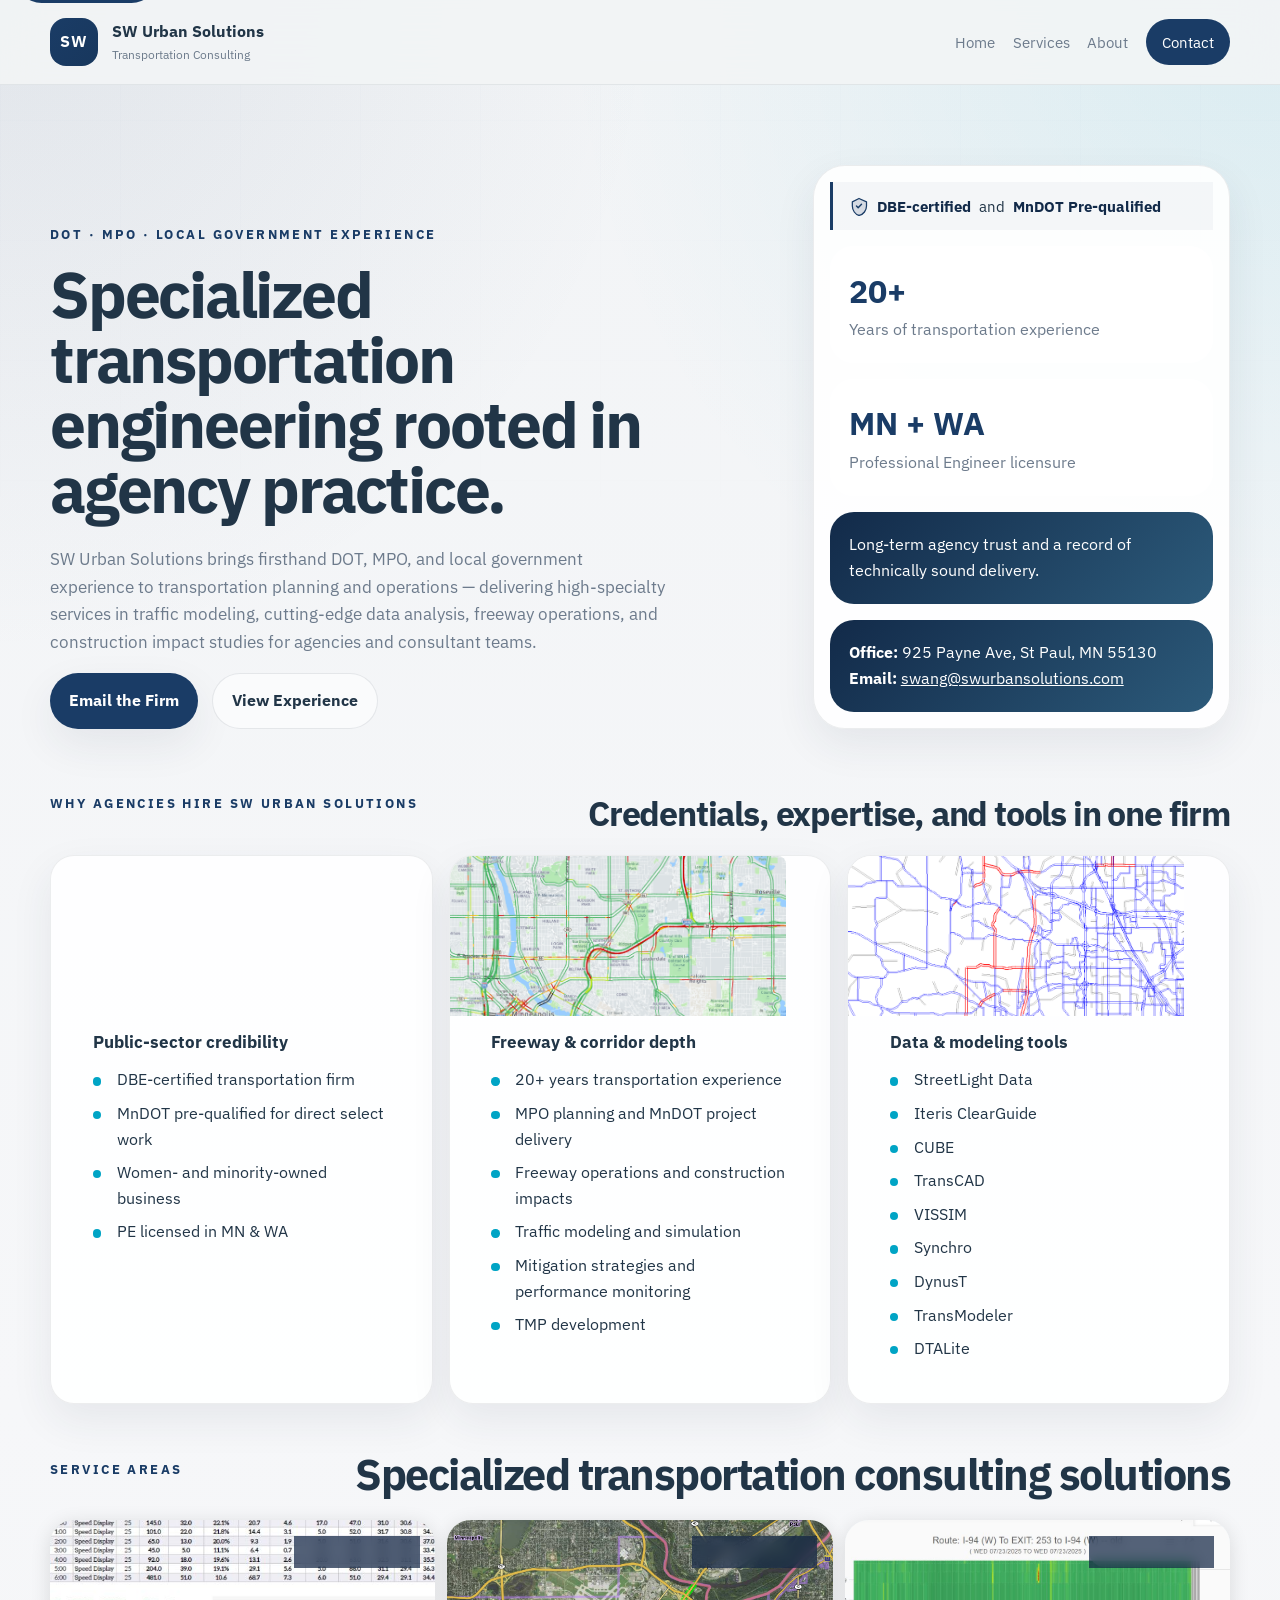
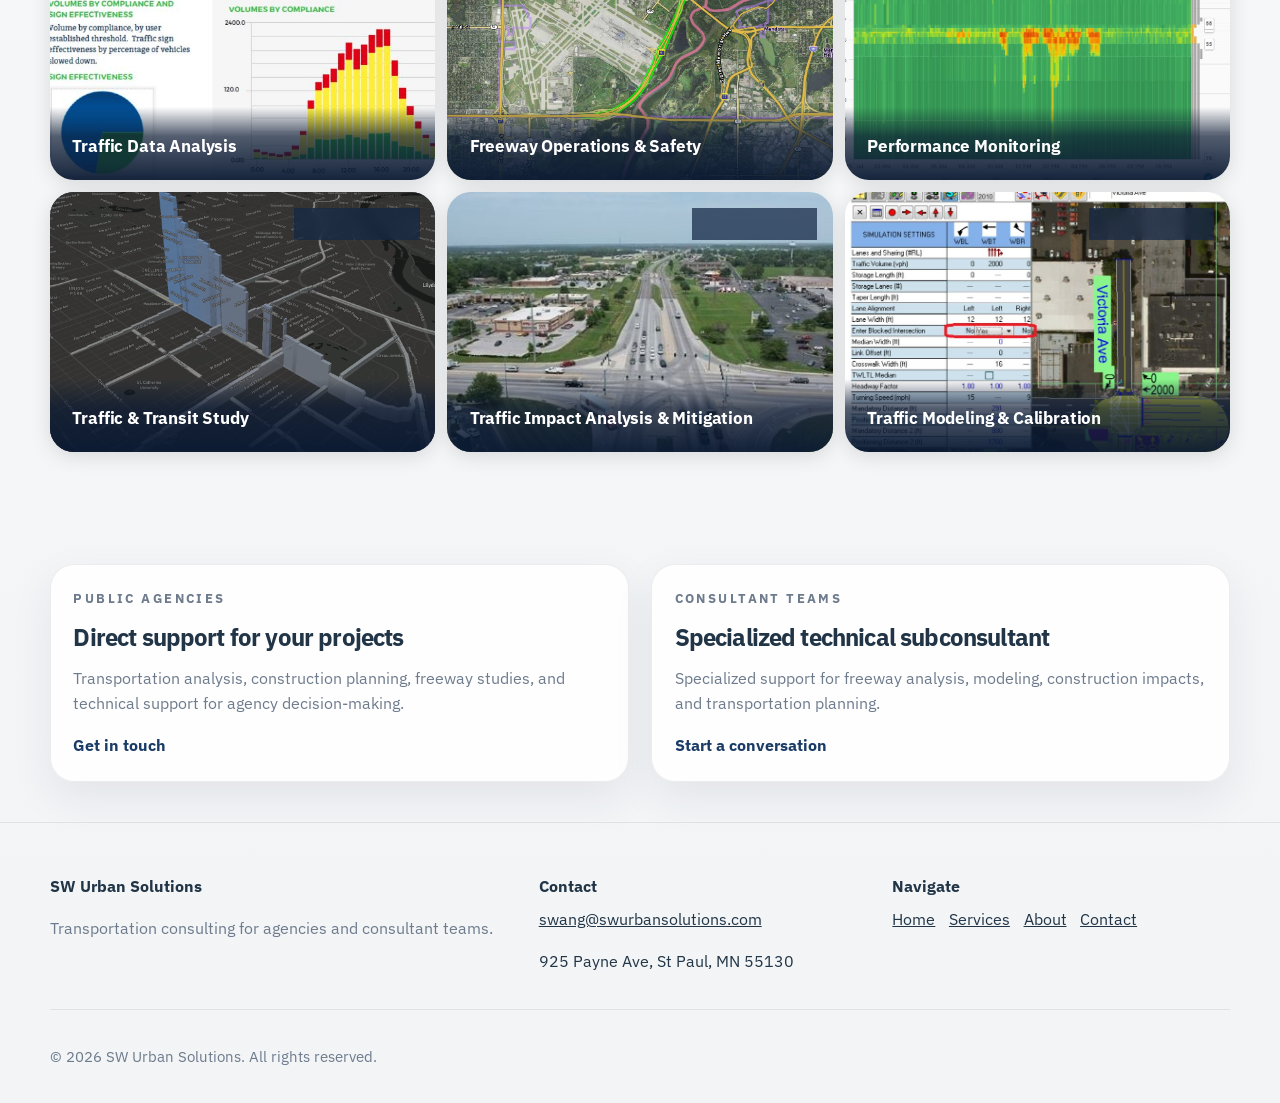
<file: index.html>
<!DOCTYPE html>
<html lang="en">
<head>
  <meta charset="UTF-8">
  <meta name="viewport" content="width=device-width, initial-scale=1.0">
  <title>SW Urban Solutions | Transportation Consulting</title>
  <meta
    name="description"
    content="SW Urban Solutions is a Minnesota-based DBE-certified transportation consulting firm supporting agencies and prime consultants with freeway analysis, construction impact studies, transportation modeling, and project development."
  >
  <link rel="preconnect" href="https://fonts.googleapis.com">
  <link rel="preconnect" href="https://fonts.gstatic.com" crossorigin>
  <link href="https://fonts.googleapis.com/css2?family=IBM+Plex+Sans:wght@400;500;600;700&display=swap" rel="stylesheet">
  <link rel="stylesheet" href="styles.css">
  <script type="application/ld+json">
  {
    "@context": "https://schema.org",
    "@type": "Organization",
    "name": "SW Urban Solutions",
    "description": "Transportation consulting firm supporting public agencies and prime consultants with freeway analysis, transportation modeling, and construction impact analysis.",
    "areaServed": "Minnesota",
    "email": "swang@swurbansolutions.com",
    "address": {
      "@type": "PostalAddress",
      "addressRegion": "MN",
      "addressCountry": "US"
    }
  }
  </script>
</head>
<body>
  <a class="skip-link" href="#main">Skip to content</a>

  <header class="site-header">
    <div class="container topbar">
      <a class="brand" href="index.html" aria-label="SW Urban Solutions home">
        <span class="brand-mark">SW</span>
        <span class="brand-text">
          <strong>SW Urban Solutions</strong>
          <small>Transportation Consulting</small>
        </span>
      </a>

      <button class="menu-toggle" type="button" aria-expanded="false" aria-controls="site-nav">
        <span></span>
        <span></span>
        <span></span>
        <span class="sr-only">Toggle navigation</span>
      </button>

      <nav id="site-nav" class="site-nav" aria-label="Primary">
        <a href="#home">Home</a>
        <a href="#services">Services</a>
        <a href="#experience">About</a>
        <a href="#contact" class="nav-cta">Contact</a>
      </nav>
    </div>
  </header>

  <main id="main">
    <section class="hero" id="home">
      <div class="container hero-grid">
        <div class="hero-copy">
          <p class="eyebrow">DOT · MPO · Local government experience</p>
          <h1>Specialized transportation engineering rooted in agency practice.</h1>
          <p class="hero-lead">
            SW Urban Solutions brings firsthand DOT, MPO, and local government experience to
            transportation planning and operations — delivering high-specialty services in traffic
            modeling, cutting-edge data analysis, freeway operations, and construction impact studies
            for agencies and consultant teams.
          </p>
          <div class="hero-actions">
            <a class="button button-primary" href="#footer-contact">Email the Firm</a>
            <a class="button button-secondary" href="#experience">View Experience</a>
          </div>
        </div>

        <aside class="hero-panel" aria-label="Firm highlights">
          <div class="credential-statement">
            <p>
              <svg class="cert-icon" aria-hidden="true" width="20" height="20" viewBox="0 0 24 24" fill="none" xmlns="http://www.w3.org/2000/svg">
                <path d="M12 3L4 7v5c0 5.25 3.5 10.15 8 11.35C17.5 22.15 21 17.25 21 12V7L12 3z" fill="rgba(26,60,102,0.15)" stroke="#1A3C66" stroke-width="1.5" stroke-linejoin="round"/>
                <path d="M9 12l2 2 4-4" stroke="#1A3C66" stroke-width="1.75" stroke-linecap="round" stroke-linejoin="round"/>
              </svg>
              <strong>DBE-certified</strong> and <strong>MnDOT Pre-qualified</strong>
            </p>
          </div>
          <div class="stat-card">
            <span class="stat-value">20+</span>
            <span class="stat-label">Years of transportation experience</span>
          </div>
          <div class="stat-card">
            <span class="stat-value">MN + WA</span>
            <span class="stat-label">Professional Engineer licensure</span>
          </div>
          <div class="quote-card">
            <p>Long-term agency trust and a record of technically sound delivery.</p>
          </div>
          <div class="quote-card">
            <p><strong>Office:</strong> 925 Payne Ave, St Paul, MN 55130</p>
            <p><strong>Email:</strong> <a href="mailto:swang@swurbansolutions.com">swang@swurbansolutions.com</a></p>
          </div>
        </aside>
      </div>
    </section>

    <section class="trust-band" id="experience">
      <div class="container">
        <div class="section-heading">
          <p class="section-label">Why agencies hire SW Urban Solutions</p>
          <h2 style="font-size: clamp(1.1rem, 3.2vw, 2.1rem); white-space: nowrap;">Credentials, expertise, and tools in one firm</h2>
        </div>
        <div class="pillars-inline">
          <article>
            <span class="pillar-visual" style="background-image: url('https://loremflickr.com/600/300/government,civic?lock=201');"></span>
            <div class="pillar-body">
              <h3>Public-sector credibility</h3>
              <ul class="check-list">
                <li>DBE-certified transportation firm</li>
                <li>MnDOT pre-qualified for direct select work</li>
                <li>Women- and minority-owned business</li>
                <li>PE licensed in MN &amp; WA</li>
              </ul>
            </div>
          </article>
          <article>
            <span class="pillar-visual" style="background-image: url('assets/projects/th280-case.png'); background-color: #e8f0e8;"></span>
            <div class="pillar-body">
              <h3>Freeway &amp; corridor depth</h3>
              <ul class="check-list">
                <li>20+ years transportation experience</li>
                <li>MPO planning and MnDOT project delivery</li>
                <li>Freeway operations and construction impacts</li>
                <li>Traffic modeling and simulation</li>
                <li>Mitigation strategies and performance monitoring</li>
                <li>TMP development</li>
              </ul>
            </div>
          </article>
          <article>
            <span class="pillar-visual" style="background-image: url('assets/projects/modeling-notes.png'); background-color: #f0f4fa;"></span>
            <div class="pillar-body">
              <h3>Data &amp; modeling tools</h3>
              <ul class="check-list">
                <li>StreetLight Data</li>
                <li>Iteris ClearGuide</li>
                <li>CUBE</li>
                <li>TransCAD</li>
                <li>VISSIM</li>
                <li>Synchro</li>
                <li>DynusT</li>
                <li>TransModeler</li>
                <li>DTALite</li>
              </ul>
            </div>
          </article>
        </div>
      </div>
    </section>

    <section class="section visual-section" id="services">
      <div class="container">
        <div class="section-heading">
          <p class="section-label">Service areas</p>
          <h2>Specialized transportation consulting solutions</h2>
        </div>
        <div class="service-grid-visual service-grid-six">
          <article class="service-grid-card" data-service="traffic-data" role="button" tabindex="0" aria-haspopup="dialog">
            <div class="service-grid-image" style="background-image: url('assets/projects/data-analysis.jpg'); background-color: #dce8e0;"></div>
            <h3>Traffic Data Analysis</h3>
            <span class="card-cta-hint">View projects →</span>
          </article>
          <article class="service-grid-card" data-service="freeway-ops" role="button" tabindex="0" aria-haspopup="dialog">
            <div class="service-grid-image" style="background-image: url('assets/projects/th5-category.png'); background-color: #d8e4d0;"></div>
            <h3>Freeway Operations &amp; Safety</h3>
            <span class="card-cta-hint">View projects →</span>
          </article>
          <article class="service-grid-card" data-service="performance" role="button" tabindex="0" aria-haspopup="dialog">
            <div class="service-grid-image" style="background-image: url('assets/projects/performance.jpg'); background-color: #e8eff5;"></div>
            <h3>Performance Monitoring</h3>
            <span class="card-cta-hint">View projects →</span>
          </article>
          <article class="service-grid-card" data-service="transit-study" role="button" tabindex="0" aria-haspopup="dialog">
            <div class="service-grid-image" style="background-image: url('assets/projects/snelling-category.png'); background-color: #1a2535;"></div>
            <h3>Traffic &amp; Transit Study</h3>
            <span class="card-cta-hint">View projects →</span>
          </article>
          <article class="service-grid-card" data-service="impact-mitigation" role="button" tabindex="0" aria-haspopup="dialog">
            <div class="service-grid-image" style="background-image: url('assets/projects/traffic-impact.jpg'); background-color: #dce8e0;"></div>
            <h3>Traffic Impact Analysis &amp; Mitigation</h3>
            <span class="card-cta-hint">View projects →</span>
          </article>
          <article class="service-grid-card" data-service="modeling" role="button" tabindex="0" aria-haspopup="dialog">
            <div class="service-grid-image" style="background-image: url('assets/projects/synchro.jpg'); background-color: #f0f4fa;"></div>
            <h3>Traffic Modeling &amp; Calibration</h3>
            <span class="card-cta-hint">View projects →</span>
          </article>
        </div>
      </div>
    </section>

    <section class="section" id="contact">
      <div class="container audience-grid">
        <article class="audience-card">
          <p class="section-label">Public agencies</p>
          <h2>Direct support for your projects</h2>
          <p>Transportation analysis, construction planning, freeway studies, and technical support for agency decision-making.</p>
          <a class="text-link" href="#footer-contact">Get in touch</a>
        </article>
        <article class="audience-card">
          <p class="section-label">Consultant teams</p>
          <h2>Specialized technical subconsultant</h2>
          <p>Specialized support for freeway analysis, modeling, construction impacts, and transportation planning.</p>
          <a class="text-link" href="#footer-contact">Start a conversation</a>
        </article>
      </div>
    </section>
  </main>

  <footer class="site-footer" id="footer-contact">
    <div class="container footer-grid">
      <div>
        <p class="footer-brand">SW Urban Solutions</p>
        <p class="footer-copy">Transportation consulting for agencies and consultant teams.</p>
      </div>
      <div>
        <p class="footer-heading">Contact</p>
        <a href="mailto:swang@swurbansolutions.com">swang@swurbansolutions.com</a>
        <p>925 Payne Ave, St Paul, MN 55130</p>
      </div>
      <div>
        <p class="footer-heading">Navigate</p>
        <div class="footer-links">
          <a href="#home">Home</a>
          <a href="#services">Services</a>
          <a href="#experience">About</a>
          <a href="#footer-contact">Contact</a>
        </div>
      </div>
    </div>
    <div class="container footer-bottom">
      <p>&copy; <span data-year></span> SW Urban Solutions. All rights reserved.</p>
    </div>
  </footer>

  <div class="modal-overlay" id="service-modal" aria-modal="true" role="dialog" aria-labelledby="modal-title" hidden>
    <div class="modal-panel">
      <button class="modal-close" id="modal-close" aria-label="Close panel">
        <svg width="20" height="20" viewBox="0 0 24 24" fill="none" stroke="currentColor" stroke-width="2.2" stroke-linecap="round"><line x1="18" y1="6" x2="6" y2="18"/><line x1="6" y1="6" x2="18" y2="18"/></svg>
      </button>
      <div class="modal-hero-img" id="modal-hero-img"></div>
      <div class="modal-content">
        <p class="section-label" id="modal-label"></p>
        <h2 id="modal-title"></h2>
        <div class="modal-featured" id="modal-featured"></div>
        <div class="modal-project-list">
          <p class="section-label">All projects in this area</p>
          <ul id="modal-projects"></ul>
        </div>
      </div>
    </div>
  </div>

  <script src="script.js"></script>
</body>
</html>
</file>
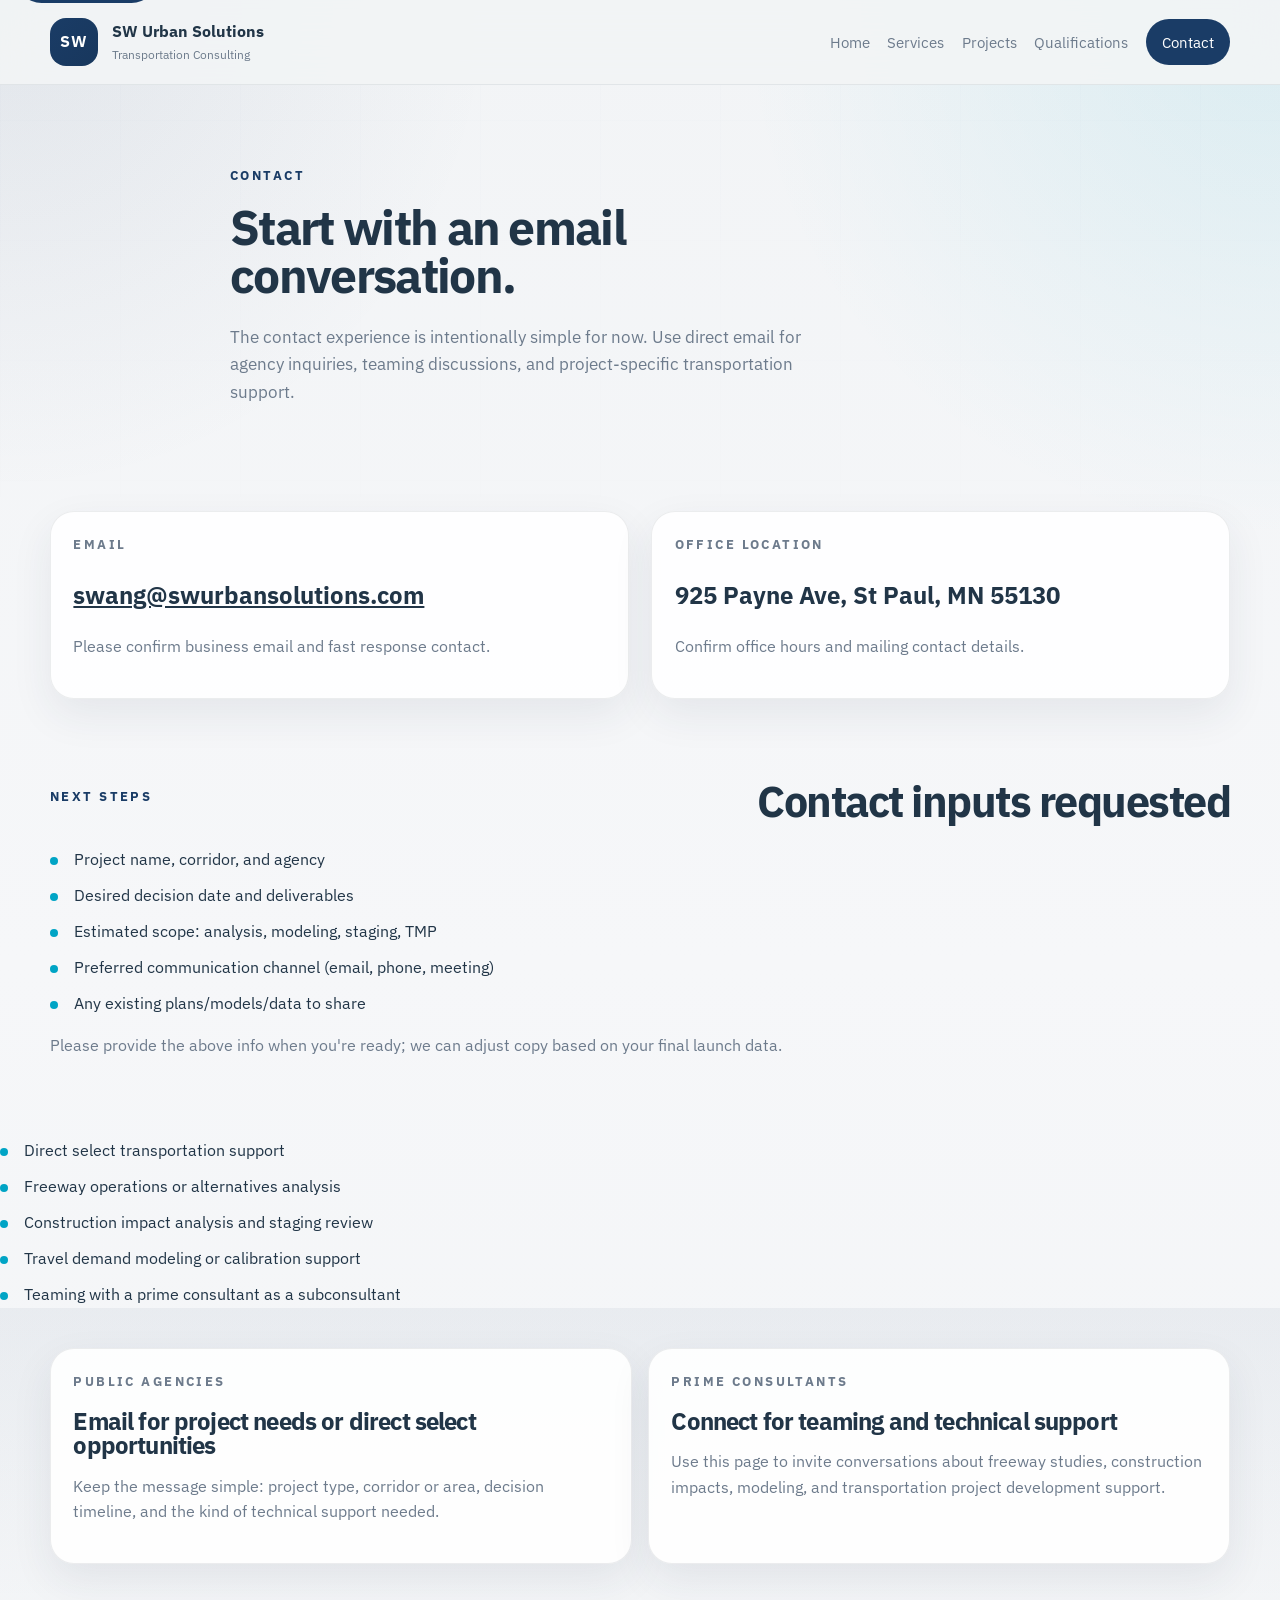
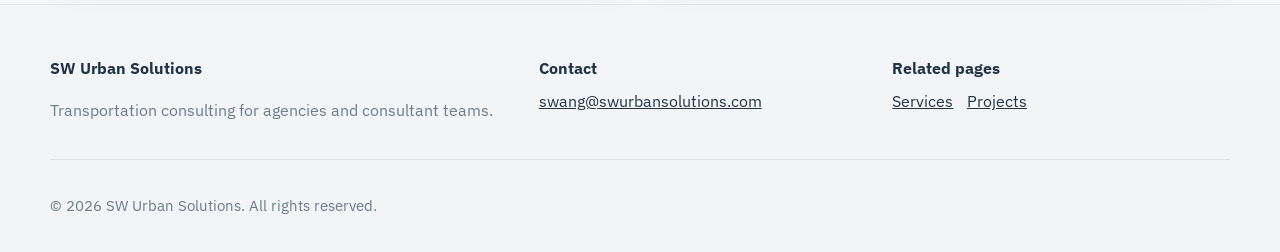
<file: contact.html>
<!DOCTYPE html>
<html lang="en">
<head>
  <meta charset="UTF-8">
  <meta name="viewport" content="width=device-width, initial-scale=1.0">
  <title>Contact | SW Urban Solutions</title>
  <meta
    name="description"
    content="Contact SW Urban Solutions for transportation consulting support related to freeway analysis, construction impact studies, and transportation modeling."
  >
  <link rel="preconnect" href="https://fonts.googleapis.com">
  <link rel="preconnect" href="https://fonts.gstatic.com" crossorigin>
  <link href="https://fonts.googleapis.com/css2?family=IBM+Plex+Sans:wght@400;500;600;700&display=swap" rel="stylesheet">
  <link rel="stylesheet" href="styles.css">
</head>
<body>
  <a class="skip-link" href="#main">Skip to content</a>

  <header class="site-header">
    <div class="container topbar">
      <a class="brand" href="index.html" aria-label="SW Urban Solutions home">
        <span class="brand-mark">SW</span>
        <span class="brand-text">
          <strong>SW Urban Solutions</strong>
          <small>Transportation Consulting</small>
        </span>
      </a>

      <button class="menu-toggle" type="button" aria-expanded="false" aria-controls="site-nav">
        <span></span>
        <span></span>
        <span></span>
        <span class="sr-only">Toggle navigation</span>
      </button>

      <nav id="site-nav" class="site-nav" aria-label="Primary">
        <a href="index.html">Home</a>
        <a href="services.html">Services</a>
        <a href="projects.html">Projects</a>
        <a href="qualifications.html">Qualifications</a>
        <a href="contact.html" class="nav-cta">Contact</a>
      </nav>
    </div>
  </header>

  <main id="main">
    <section class="page-hero">
      <div class="container narrow">
        <p class="eyebrow">Contact</p>
        <h1>Start with an email conversation.</h1>
        <p class="page-lead">
          The contact experience is intentionally simple for now. Use direct email for agency inquiries, teaming discussions,
          and project-specific transportation support.
        </p>
      </div>
    </section>

    <section class="section">
      <div class="container contact-grid">
        <article class="contact-panel">
          <p class="section-label">Email</p>
          <h2><a href="mailto:swang@swurbansolutions.com">swang@swurbansolutions.com</a></h2>
          <p class="section-note">Please confirm business email and fast response contact.</p>
        </article>
        <article class="contact-panel">
          <p class="section-label">Office location</p>
          <h2>925 Payne Ave, St Paul, MN 55130</h2>
          <p class="section-note">Confirm office hours and mailing contact details.</p>
        </article>
      </div>
    </section>

    <section class="section">
      <div class="container">
        <div class="section-heading">
          <p class="section-label">Next steps</p>
          <h2>Contact inputs requested</h2>
        </div>
        <ul class="check-list">
          <li>Project name, corridor, and agency</li>
          <li>Desired decision date and deliverables</li>
          <li>Estimated scope: analysis, modeling, staging, TMP</li>
          <li>Preferred communication channel (email, phone, meeting)</li>
          <li>Any existing plans/models/data to share</li>
        </ul>
        <p class="section-note">Please provide the above info when you're ready; we can adjust copy based on your final launch data.</p>
      </div>
    </section>          <ul class="check-list">
            <li>Direct select transportation support</li>
            <li>Freeway operations or alternatives analysis</li>
            <li>Construction impact analysis and staging review</li>
            <li>Travel demand modeling or calibration support</li>
            <li>Teaming with a prime consultant as a subconsultant</li>
          </ul>
        </article>
      </div>
    </section>

    <section class="section section-accent">
      <div class="container card-grid card-grid-two">
        <article class="audience-card">
          <p class="section-label">Public agencies</p>
          <h2>Email for project needs or direct select opportunities</h2>
          <p>Keep the message simple: project type, corridor or area, decision timeline, and the kind of technical support needed.</p>
        </article>
        <article class="audience-card">
          <p class="section-label">Prime consultants</p>
          <h2>Connect for teaming and technical support</h2>
          <p>Use this page to invite conversations about freeway studies, construction impacts, modeling, and transportation project development support.</p>
        </article>
      </div>
    </section>
  </main>

  <footer class="site-footer">
    <div class="container footer-grid">
      <div>
        <p class="footer-brand">SW Urban Solutions</p>
        <p class="footer-copy">Transportation consulting for agencies and consultant teams.</p>
      </div>
      <div>
        <p class="footer-heading">Contact</p>
        <a href="mailto:swang@swurbansolutions.com">swang@swurbansolutions.com</a>
      </div>
      <div>
        <p class="footer-heading">Related pages</p>
        <div class="footer-links">
          <a href="services.html">Services</a>
          <a href="projects.html">Projects</a>
        </div>
      </div>
    </div>
    <div class="container footer-bottom">
      <p>&copy; <span data-year></span> SW Urban Solutions. All rights reserved.</p>
    </div>
  </footer>

  <script src="script.js"></script>
</body>
</html>
</file>
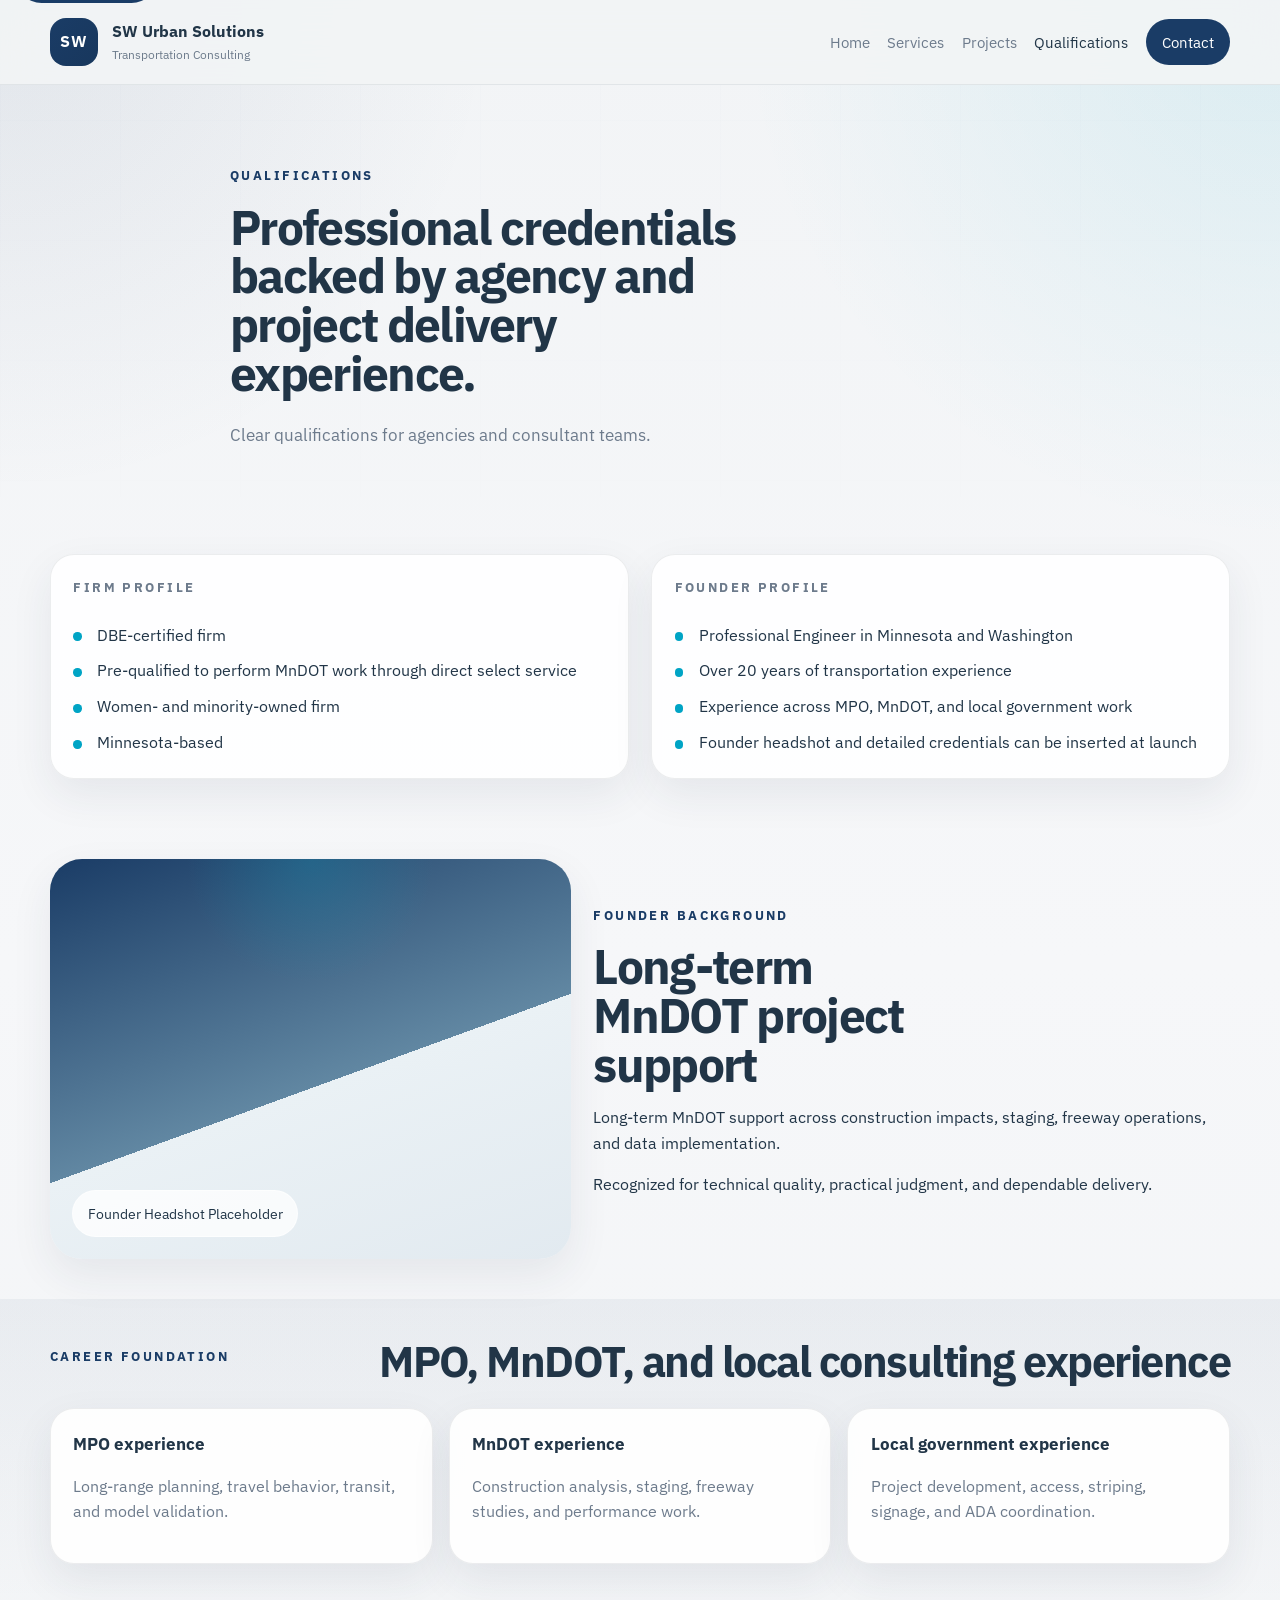
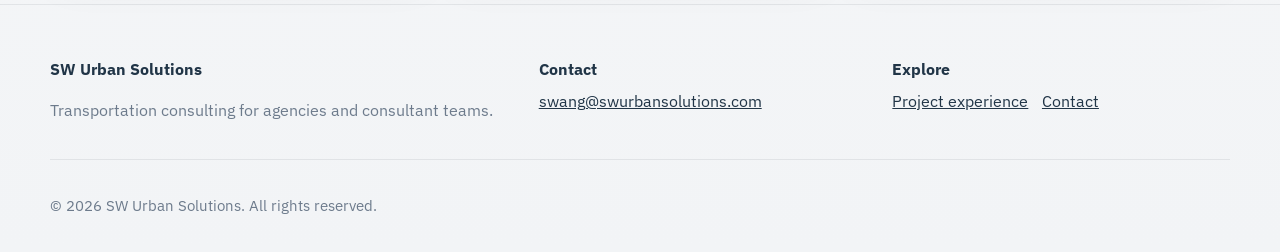
<file: qualifications.html>
<!DOCTYPE html>
<html lang="en">
<head>
  <meta charset="UTF-8">
  <meta name="viewport" content="width=device-width, initial-scale=1.0">
  <title>Qualifications | SW Urban Solutions</title>
  <meta
    name="description"
    content="Qualifications and founder background for SW Urban Solutions, including DBE certification, MnDOT pre-qualification, PE licensure, and transportation consulting experience."
  >
  <link rel="preconnect" href="https://fonts.googleapis.com">
  <link rel="preconnect" href="https://fonts.gstatic.com" crossorigin>
  <link href="https://fonts.googleapis.com/css2?family=IBM+Plex+Sans:wght@400;500;600;700&display=swap" rel="stylesheet">
  <link rel="stylesheet" href="styles.css">
</head>
<body>
  <a class="skip-link" href="#main">Skip to content</a>

  <header class="site-header">
    <div class="container topbar">
      <a class="brand" href="index.html" aria-label="SW Urban Solutions home">
        <span class="brand-mark">SW</span>
        <span class="brand-text">
          <strong>SW Urban Solutions</strong>
          <small>Transportation Consulting</small>
        </span>
      </a>

      <button class="menu-toggle" type="button" aria-expanded="false" aria-controls="site-nav">
        <span></span>
        <span></span>
        <span></span>
        <span class="sr-only">Toggle navigation</span>
      </button>

      <nav id="site-nav" class="site-nav" aria-label="Primary">
        <a href="index.html">Home</a>
        <a href="services.html">Services</a>
        <a href="projects.html">Projects</a>
        <a href="qualifications.html">Qualifications</a>
        <a href="contact.html" class="nav-cta">Contact</a>
      </nav>
    </div>
  </header>

  <main id="main">
    <section class="page-hero">
      <div class="container narrow">
        <p class="eyebrow">Qualifications</p>
        <h1>Professional credentials backed by agency and project delivery experience.</h1>
        <p class="page-lead">
          Clear qualifications for agencies and consultant teams.
        </p>
      </div>
    </section>

    <section class="section">
      <div class="container qualification-grid">
        <article class="qualification-card">
          <p class="section-label">Firm profile</p>
          <ul class="check-list">
            <li>DBE-certified firm</li>
            <li>Pre-qualified to perform MnDOT work through direct select service</li>
            <li>Women- and minority-owned firm</li>
            <li>Minnesota-based</li>
          </ul>
        </article>
        <article class="qualification-card">
          <p class="section-label">Founder profile</p>
          <ul class="check-list">
            <li>Professional Engineer in Minnesota and Washington</li>
            <li>Over 20 years of transportation experience</li>
            <li>Experience across MPO, MnDOT, and local government work</li>
            <li>Founder headshot and detailed credentials can be inserted at launch</li>
          </ul>
        </article>
      </div>
    </section>

    <section class="section founder-section">
      <div class="container founder-grid">
        <div class="portrait-panel" aria-label="Founder headshot placeholder">
          <div class="portrait-frame">
            <span>Founder Headshot Placeholder</span>
          </div>
        </div>
        <div class="founder-copy">
          <p class="section-label">Founder background</p>
          <h2>Long-term MnDOT project support</h2>
          <p>
            Long-term MnDOT support across construction impacts, staging, freeway operations, and data implementation.
          </p>
          <p>
            Recognized for technical quality, practical judgment, and dependable delivery.
          </p>
        </div>
      </div>
    </section>

    <section class="section section-accent">
      <div class="container">
        <div class="section-heading">
          <p class="section-label">Career foundation</p>
          <h2>MPO, MnDOT, and local consulting experience</h2>
        </div>
        <div class="card-grid card-grid-three">
          <article class="service-card">
            <h3>MPO experience</h3>
            <p>Long-range planning, travel behavior, transit, and model validation.</p>
          </article>
          <article class="service-card">
            <h3>MnDOT experience</h3>
            <p>Construction analysis, staging, freeway studies, and performance work.</p>
          </article>
          <article class="service-card">
            <h3>Local government experience</h3>
            <p>Project development, access, striping, signage, and ADA coordination.</p>
          </article>
        </div>
      </div>
    </section>
  </main>

  <footer class="site-footer">
    <div class="container footer-grid">
      <div>
        <p class="footer-brand">SW Urban Solutions</p>
        <p class="footer-copy">Transportation consulting for agencies and consultant teams.</p>
      </div>
      <div>
        <p class="footer-heading">Contact</p>
        <a href="mailto:swang@swurbansolutions.com">swang@swurbansolutions.com</a>
      </div>
      <div>
        <p class="footer-heading">Explore</p>
        <div class="footer-links">
          <a href="projects.html">Project experience</a>
          <a href="contact.html">Contact</a>
        </div>
      </div>
    </div>
    <div class="container footer-bottom">
      <p>&copy; <span data-year></span> SW Urban Solutions. All rights reserved.</p>
    </div>
  </footer>

  <script src="script.js"></script>
</body>
</html>
</file>
<file: styles.css>
:root {
  --bg: #F6F7F9;
  --bg-top: #F2F4F6;
  --bg-mid: #F6F7F9;
  --bg-bottom: #F2F4F6;
  --surface: #ffffff;
  --surface-strong: #ffffff;
  --text: #213547;
  --muted: #6D7B8C;
  --line: rgba(33, 53, 71, 0.1);
  --brand: #1A3C66;
  --brand-strong: #122A49;
  --brand-grad-end: #18375D;
  --accent: #00A4C5;
  --halo-a: rgba(0, 164, 197, 0.1);
  --halo-b: rgba(29, 58, 102, 0.08);
  --grid-line: rgba(26, 60, 102, 0.022);
  --header-bg: rgba(242, 244, 246, 0.9);
  --header-border: rgba(33, 53, 71, 0.08);
  --tag-bg: rgba(255, 255, 255, 0.72);
  --tag-line: rgba(33, 53, 71, 0.08);
  --method-bg: rgba(26, 60, 102, 0.08);
  --method-line: rgba(26, 60, 102, 0.1);
  --quote-grad-end: #2C5A7A;
  --section-accent-from: rgba(26, 60, 102, 0.055);
  --pill-index-bg: rgba(26, 60, 102, 0.08);
  --visual-bg: rgba(255, 255, 255, 0.84);
  --visual-border: rgba(33, 53, 71, 0.08);
  --portrait-halo: rgba(0, 164, 197, 0.22);
  --portrait-start: #1A3C66;
  --portrait-mid: #6187A2;
  --portrait-end-top: #EAF1F5;
  --portrait-end-bottom: #E2EAF0;
  --shadow: 0 16px 42px rgba(33, 53, 71, 0.08);
  --radius: 24px;
  --max-width: 1180px;
  --cta: #1A3C66;
  --cta-alt: #E48B36;
  --secondary-text: #567087;
  --info-badge: #4CAEBB;
  --info-badge-strong: #2C5A7A;
}


*,
*::before,
*::after {
  box-sizing: border-box;
}

html {
  scroll-behavior: smooth;
}

body {
  margin: 0;
  font-family: "IBM Plex Sans", sans-serif;
  color: var(--text);
  background:
    radial-gradient(circle at top right, var(--halo-a), transparent 24%),
    radial-gradient(circle at top left, var(--halo-b), transparent 22%),
    linear-gradient(180deg, var(--bg-top) 0%, var(--bg-mid) 52%, var(--bg-bottom) 100%);
  line-height: 1.6;
}

body::before {
  content: "";
  position: fixed;
  inset: 0;
  pointer-events: none;
  background-image:
    linear-gradient(var(--grid-line) 1px, transparent 1px),
    linear-gradient(90deg, var(--grid-line) 1px, transparent 1px);
  background-size: 120px 120px;
  mask-image: linear-gradient(180deg, rgba(0, 0, 0, 0.4), transparent 70%);
}

a {
  color: inherit;
}

.container {
  width: min(calc(100% - 2rem), var(--max-width));
  margin: 0 auto;
}

.narrow {
  width: min(calc(100% - 2rem), 820px);
}

.skip-link,
.sr-only {
  position: absolute;
}

.skip-link {
  left: 1rem;
  top: -3rem;
  background: var(--brand);
  color: #fff;
  padding: 0.8rem 1rem;
  border-radius: 999px;
  z-index: 100;
}

.skip-link:focus {
  top: 1rem;
}

.sr-only {
  width: 1px;
  height: 1px;
  padding: 0;
  margin: -1px;
  overflow: hidden;
  clip: rect(0, 0, 0, 0);
  white-space: nowrap;
  border: 0;
}

.site-header {
  position: sticky;
  top: 0;
  z-index: 30;
  backdrop-filter: blur(18px);
  background: var(--header-bg);
  border-bottom: 1px solid var(--header-border);
}

.topbar {
  display: flex;
  align-items: center;
  justify-content: space-between;
  gap: 1.5rem;
  min-height: 84px;
}

.brand {
  display: inline-flex;
  align-items: center;
  gap: 0.9rem;
  text-decoration: none;
}

.brand-mark {
  width: 48px;
  height: 48px;
  border-radius: 16px;
  display: grid;
  place-items: center;
  background: linear-gradient(135deg, var(--brand), var(--brand-grad-end));
  color: #fff;
  font-weight: 800;
  letter-spacing: 0.08em;
}

.brand-text {
  display: grid;
  gap: 0.08rem;
}

.brand-text strong {
  font-size: 0.98rem;
}

.brand-text small {
  color: var(--muted);
  font-size: 0.78rem;
}

.site-nav {
  display: flex;
  align-items: center;
  gap: 1.1rem;
}

.site-nav a {
  text-decoration: none;
  color: var(--muted);
  font-size: 0.96rem;
  padding: 0.4rem 0;
  transition: color 160ms ease;
}

.site-nav a:hover,
.site-nav a:focus-visible,
.site-nav a.is-active {
  color: var(--text);
}

.nav-cta {
  padding: 0.7rem 1rem !important;
  border-radius: 999px;
  background: var(--cta);
  color: #fff !important;
}

.nav-cta.alt,
.btn-alt {
  background: var(--cta-alt);
  color: #fff !important;
}

.text-secondary {
  color: var(--secondary-text);
}

.badge-info {
  background: var(--info-badge);
  color: #fff;
  border-radius: 999px;
  padding: 0.22rem 0.5rem;
  font-size: 0.8rem;
  font-weight: 700;
}

.badge-info-strong {
  background: var(--info-badge-strong);
  color: #fff;
  border-radius: 999px;
  padding: 0.22rem 0.5rem;
  font-size: 0.8rem;
  font-weight: 700;
}

.menu-toggle {
  display: none;
  border: 0;
  background: transparent;
  padding: 0.35rem;
  cursor: pointer;
}

.menu-toggle span {
  display: block;
  width: 24px;
  height: 2px;
  margin: 5px 0;
  background: var(--text);
}

.hero,
.page-hero {
  padding: 5rem 0 3rem;
}

.hero-grid {
  display: grid;
  grid-template-columns: minmax(0, 1.4fr) minmax(280px, 0.8fr);
  gap: 2rem;
  align-items: end;
}

.hero-copy h1,
.page-hero h1,
.section-heading h2,
.audience-card h2,
.founder-copy h2,
.trust-grid h2 {
  margin: 0;
  font-family: "IBM Plex Sans", sans-serif;
  font-weight: 700;
  line-height: 1.02;
  letter-spacing: -0.035em;
}

.heading-break {
  display: inline;
}

.hero-copy h1 {
  font-size: clamp(2.3rem, 5vw, 4rem);
  max-width: 18ch;
}

.page-hero h1 {
  font-size: clamp(2rem, 4.2vw, 3rem);
  max-width: 18ch;
}

.hero-lead,
.page-lead {
  max-width: 62ch;
  color: var(--muted);
  font-size: 1.08rem;
  margin-top: 1.4rem;
}

.eyebrow,
.section-label {
  margin: 0 0 1rem;
  color: var(--brand);
  font-size: 0.84rem;
  font-weight: 700;
  text-transform: uppercase;
  letter-spacing: 0.18em;
}

.hero-actions,
.footer-links {
  display: flex;
  flex-wrap: wrap;
  gap: 0.85rem;
}

.button {
  display: inline-flex;
  align-items: center;
  justify-content: center;
  min-height: 50px;
  padding: 0.9rem 1.2rem;
  border-radius: 999px;
  text-decoration: none;
  font-weight: 700;
  transition: transform 180ms ease, box-shadow 180ms ease;
}

.button:hover,
.button:focus-visible {
  transform: translateY(-1px);
}

.button-primary {
  background: var(--cta);
  color: #fff;
  box-shadow: var(--shadow);
}

.button-secondary {
  border: 1px solid var(--line);
  background: rgba(255, 255, 255, 0.56);
}

.text-link {
  color: var(--brand);
  text-decoration: none;
  font-weight: 700;
}

.hero-trust,
.check-list,
.methods-row {
  list-style: none;
  padding: 0;
  margin: 1.5rem 0 0;
}

.hero-trust {
  display: flex;
  flex-wrap: wrap;
  gap: 0.6rem;
}

.hero-trust span {
  display: inline-block;
  padding: 0.25rem 0.5rem;
  margin: 0;
  border-radius: 4px;
  background: transparent;
  border: 1px solid rgba(33, 53, 71, 0.2);
  color: var(--brand-strong);
  font-weight: 600;
  cursor: default;
}

.methods-row {
  display: flex;
  flex-wrap: wrap;
  gap: 0.7rem;
  margin-top: 1.1rem;
}

.hero-trust li {
  padding: 0.55rem 0.85rem;
  border-radius: 999px;
  background: var(--tag-bg);
  border: 1px solid var(--tag-line);
  font-size: 0.92rem;
}

.methods-row li {
  padding: 0.5rem 0.82rem;
  border-radius: 999px;
  background: var(--method-bg);
  border: 1px solid var(--method-line);
  color: var(--brand-strong);
  font-size: 0.88rem;
  font-weight: 600;
}

.hero-panel,
.service-card,
.pillar-card,
.project-feature,
.audience-card,
.project-card,
.service-detail,
.qualification-card,
.contact-panel,
.pillars-inline article {
  background: rgba(255, 255, 255, 0.9);
  border: 1px solid rgba(23, 32, 43, 0.08);
  box-shadow: var(--shadow);
}

.hero-panel {
  border-radius: 32px;
  padding: 1rem;
  display: grid;
  gap: 1rem;
}

.credential-statement {
  padding: 0.8rem 1rem;
  border-left: 3px solid var(--brand);
  background: rgba(26, 60, 102, 0.04);
  font-size: 0.95rem;
  line-height: 1.5;
}

.credential-statement p {
  margin: 0;
  color: var(--text);
  display: flex;
  align-items: center;
  gap: 0.5rem;
}

.cert-icon {
  flex-shrink: 0;
}

.credential-statement strong {
  color: var(--brand-strong);
  font-weight: 700;
}


.stat-card,
.quote-card {
  border-radius: var(--radius);
  padding: 1.2rem 1.2rem 1.3rem;
  background: #ffffff;
}

.stat-value {
  display: block;
  font-size: 2rem;
  color: var(--brand);
  font-weight: 800;
}

.stat-label {
  color: var(--muted);
}

.quote-card {
  background: linear-gradient(135deg, var(--brand-strong), var(--quote-grad-end));
  color: #fff;
}

.quote-card p {
  margin: 0;
  font-size: 1.02rem;
}

.trust-band {
  padding: 1rem 0 2rem;
}

.trust-grid,
.founder-grid,
.audience-grid,
.contact-grid,
.qualification-grid {
  display: grid;
  gap: 1.4rem;
}

.trust-grid {
  grid-template-columns: minmax(0, 0.9fr) minmax(0, 1.1fr);
  align-items: start;
}

.pillars-inline article {
  position: relative;
  padding-left: 0;
  overflow: hidden;
  display: flex;
  flex-direction: column;
}

.pillar-visual {
  width: 100%;
  height: 160px;
  background-size: cover;
  background-position: center;
  border-radius: 8px 8px 0 0;
  margin: -1.4rem -1.4rem 0.8rem -1.4rem;
}

.pillar-body {
  padding: 0 1.2rem 1.2rem;
}

.pillars-inline h3 {
  margin: 0.8rem 0 0.6rem 0;
}

.service-list {
  display: grid;
  grid-template-columns: repeat(auto-fit, minmax(280px, 1fr));
  gap: 1.5rem;
}

.service-list article {
  border-radius: var(--radius);
  overflow: hidden;
  background: rgba(255, 255, 255, 0.9);
  border: 1px solid rgba(23, 32, 43, 0.08);
  box-shadow: var(--shadow);
  display: flex;
  flex-direction: column;
}

.service-visual {
  width: 100%;
  height: 180px;
  overflow: hidden;
}

.service-visual img {
  width: 100%;
  height: 100%;
  object-fit: cover;
  display: block;
}

.service-list article h3 {
  margin: 1rem 1.2rem 0.5rem;
  font-size: 1.02rem;
}

.service-list article p {
  margin: 0 1.2rem 1.2rem;
  font-size: 0.9rem;
  line-height: 1.5;
}

.service-grid-visual {
  display: grid;
  grid-template-columns: repeat(auto-fit, minmax(240px, 1fr));
  gap: 0.75rem;
  margin-bottom: 2rem;
}

.service-grid-six {
  grid-template-columns: repeat(3, 1fr);
}

@media (max-width: 860px) {
  .service-grid-six {
    grid-template-columns: repeat(2, 1fr);
  }
}

@media (max-width: 540px) {
  .service-grid-six {
    grid-template-columns: 1fr;
  }
}

.service-grid-card {
  position: relative;
  overflow: hidden;
  border-radius: var(--radius);
  min-height: 260px;
  display: flex;
  align-items: flex-end;
  cursor: pointer;
  transition: transform 0.3s ease, box-shadow 0.3s ease;
  box-shadow: 0 4px 20px rgba(0,0,0,0.12);
}

.service-grid-card:hover {
  transform: translateY(-4px);
  box-shadow: 0 12px 36px rgba(0,0,0,0.18);
}

.service-grid-image {
  position: absolute;
  top: 0;
  left: 0;
  width: 100%;
  height: 100%;
  background-size: cover;
  background-position: center;
  background-repeat: no-repeat;
  z-index: 1;
}

.service-grid-card h3 {
  position: relative;
  z-index: 2;
  color: white;
  margin: 0;
  padding: 1.8rem 1.4rem 1.4rem;
  font-size: 1.05rem;
  font-weight: 700;
  line-height: 1.3;
  background: linear-gradient(to top, rgba(10, 25, 50, 0.95) 0%, rgba(10, 25, 50, 0.7) 60%, transparent 100%);
  width: 100%;
  letter-spacing: -0.01em;
}

.pillars-inline {
  display: grid;
  grid-template-columns: repeat(3, minmax(0, 1fr));
  gap: 1rem;
}

.pillars-inline article,
.service-card,
.project-feature,
.audience-card,
.service-detail,
.qualification-card,
.contact-panel,
.project-card {
  border-radius: var(--radius);
  padding: 1.4rem;
}

.service-list article {
  padding: 0 !important;
}

.pillars-inline h3,
.service-card h3,
.project-feature h3,
.pillar-card h3,
.service-detail h3,
.qualification-card h3 {
  margin: 0 0 0.55rem;
  font-size: 1.05rem;
}

.pillars-inline p,
.service-card p,
.project-feature p,
.audience-card p,
.service-detail p,
.qualification-card p,
.contact-panel p,
.footer-copy,
.footer-note,
.section-note,
.project-card p {
  color: var(--muted);
}

.section {
  padding: 2.5rem 0;
}

.section-accent {
  background: linear-gradient(180deg, var(--section-accent-from), rgba(255, 255, 255, 0));
}

.section-heading {
  display: flex;
  align-items: end;
  justify-content: space-between;
  gap: 1rem;
  margin-bottom: 1.5rem;
}

.section-heading-left {
  align-items: start;
  justify-content: flex-start;
  flex-direction: column;
}

.section-heading-left h2 {
  max-width: none;
}

.section-heading h2,
.trust-grid h2 {
  font-size: clamp(1.8rem, 3.6vw, 2.7rem);
  max-width: 42ch;
}

.card-grid {
  display: grid;
  gap: 1rem;
}

.card-grid-three {
  grid-template-columns: repeat(3, minmax(0, 1fr));
}

.card-grid-two,
.audience-grid,
.contact-grid,
.qualification-grid {
  grid-template-columns: repeat(2, minmax(0, 1fr));
}

.pillar-stack {
  display: grid;
  gap: 1rem;
}

.pillar-card {
  display: grid;
  grid-template-columns: 64px 1fr;
  gap: 1rem;
  align-items: start;
  border-radius: var(--radius);
  padding: 1.3rem 1.4rem;
}

.pillar-index {
  display: inline-grid;
  place-items: center;
  width: 56px;
  height: 56px;
  border-radius: 18px;
  background: var(--pill-index-bg);
  color: var(--brand);
  font-weight: 800;
}

.project-feature-grid,
.project-listing,
.service-list {
  display: grid;
  gap: 1rem;
}

.project-feature-grid {
  grid-template-columns: repeat(2, minmax(0, 1fr));
}

.project-meta,
.project-sp {
  margin: 0;
}

.project-meta {
  color: var(--brand);
  font-size: 0.86rem;
  font-weight: 700;
  text-transform: uppercase;
  letter-spacing: 0.12em;
}

.project-sp {
  color: var(--accent);
  font-weight: 700;
}

.portrait-panel {
  position: relative;
}

.portrait-frame {
  min-height: 400px;
  border-radius: 32px;
  display: grid;
  place-items: end start;
  padding: 1.4rem;
  background:
    radial-gradient(circle at top, var(--portrait-halo), transparent 26%),
    linear-gradient(160deg, var(--portrait-start), var(--portrait-mid) 55%, var(--portrait-end-top) 55%, var(--portrait-end-bottom) 100%);
  box-shadow: var(--shadow);
}

.portrait-frame span {
  display: inline-flex;
  padding: 0.7rem 0.9rem;
  border-radius: 999px;
  background: rgba(255, 255, 255, 0.76);
  border: 1px solid rgba(255, 255, 255, 0.6);
  font-size: 0.9rem;
}

.founder-grid {
  grid-template-columns: minmax(280px, 0.9fr) minmax(0, 1.1fr);
  align-items: center;
}

.founder-copy h2 {
  font-size: clamp(1.9rem, 4vw, 3rem);
  max-width: 13ch;
}

.tool-grid {
  display: flex;
  flex-wrap: wrap;
  gap: 0.8rem;
}

.tool-grid span {
  padding: 0.7rem 0.95rem;
  border-radius: 999px;
  background: rgba(255, 255, 255, 0.72);
  border: 1px solid var(--line);
}

.service-list {
  grid-template-columns: repeat(2, minmax(0, 1fr));
}

.project-listing {
  grid-template-columns: repeat(3, minmax(0, 1fr));
}

.project-listing-two {
  grid-template-columns: repeat(2, minmax(0, 1fr));
}

.project-group + .project-group {
  margin-top: 2rem;
}

.project-group-heading {
  margin-bottom: 1rem;
}

.project-group-heading h2 {
  margin: 0;
  font-size: clamp(1.35rem, 2.6vw, 1.9rem);
  letter-spacing: -0.03em;
}

.project-intro {
  max-width: 62ch;
  margin: 0 0 1.35rem;
  color: var(--muted);
}

.project-case-grid,
.experience-category-grid {
  display: grid;
  gap: 1rem;
}

.project-case-grid {
  grid-template-columns: repeat(2, minmax(0, 1fr));
}

.experience-category-grid {
  grid-template-columns: repeat(2, minmax(0, 1fr));
}

.project-case,
.experience-category {
  background: rgba(255, 255, 255, 0.9);
  border: 1px solid rgba(45, 51, 64, 0.08);
  border-radius: var(--radius);
  box-shadow: var(--shadow);
  padding: 1.4rem;
}

.project-card-media {
  margin: -0.2rem -0.2rem 1rem;
}

.project-card-media img {
  width: 100%;
  height: 180px;
  object-fit: cover;
  display: block;
  border-radius: 20px;
}

.experience-category .project-card-media img {
  height: 170px;
}

.project-case-expanded {
  grid-column: span 2;
  display: grid;
  grid-template-columns: minmax(260px, 0.9fr) minmax(0, 1.1fr);
  padding: 0;
  overflow: hidden;
}

.project-case-media {
  min-height: 100%;
}

.project-case-media img {
  width: 100%;
  height: 100%;
  min-height: 300px;
  object-fit: cover;
  display: block;
}

.project-case-body {
  padding: 1.4rem;
}

.project-case h2,
.experience-category h2 {
  margin: 0.35rem 0 0.75rem;
  font-size: 1.3rem;
  line-height: 1.2;
  letter-spacing: -0.03em;
}

.project-case p,
.experience-category p {
  color: var(--muted);
}

.case-tags,
.experience-list,
.mini-case-points {
  list-style: none;
  padding: 0;
  margin: 1rem 0 0;
}

.case-tags {
  display: flex;
  flex-wrap: wrap;
  gap: 0.55rem;
}

.case-tags li {
  padding: 0.45rem 0.7rem;
  border-radius: 999px;
  background: var(--method-bg);
  color: var(--brand-strong);
  font-size: 0.84rem;
  font-weight: 600;
}

.experience-list {
  display: grid;
  gap: 0.7rem;
}

.mini-case-points {
  display: grid;
  gap: 0.65rem;
}

.mini-case-points li {
  color: var(--muted);
  padding-left: 1rem;
  position: relative;
}

.mini-case-points li::before {
  content: "";
  position: absolute;
  left: 0;
  top: 0.62rem;
  width: 0.4rem;
  height: 0.4rem;
  border-radius: 50%;
  background: var(--brand);
}

.experience-list li {
  position: relative;
  padding-left: 1rem;
  color: var(--muted);
}

.experience-list li::before {
  content: "";
  position: absolute;
  left: 0;
  top: 0.62rem;
  width: 0.4rem;
  height: 0.4rem;
  border-radius: 50%;
  background: var(--accent);
}

.visual-section {
  padding-top: 1rem;
}

.visual-section-tight {
  padding-top: 0;
}

.visual-grid {
  display: grid;
  grid-template-columns: repeat(3, minmax(0, 1fr));
  gap: 1rem;
}

.visual-grid-compact {
  margin-top: -0.4rem;
}

.visual-card {
  background: var(--visual-bg);
  border: 1px solid var(--visual-border);
  border-radius: 28px;
  overflow: hidden;
  box-shadow: var(--shadow);
}

.visual-art {
  padding: 1rem;
  border-bottom: 1px solid rgba(34, 49, 56, 0.06);
}

.visual-art svg {
  width: 100%;
  height: auto;
  display: block;
}

.visual-art img {
  width: 100%;
  height: 220px;
  display: block;
  object-fit: cover;
  border-radius: 20px;
}

.visual-card > div:last-child {
  padding: 1.15rem 1.2rem 1.3rem;
}

.visual-card h3 {
  margin: 0 0 0.45rem;
  font-size: 1.08rem;
}

.visual-card p {
  margin: 0;
  color: var(--muted);
}

.project-card h2 {
  margin: 0.35rem 0 0.75rem;
  font-size: 1.25rem;
}

.filter-section {
  padding-top: 1rem;
}

.filter-bar {
  display: flex;
  flex-wrap: wrap;
  gap: 0.75rem;
  margin-bottom: 1.2rem;
}

.filter-chip {
  border: 1px solid var(--line);
  background: rgba(255, 255, 255, 0.68);
  color: var(--muted);
  border-radius: 999px;
  padding: 0.75rem 1rem;
  font: inherit;
  cursor: pointer;
}

.filter-chip.is-active {
  background: var(--brand);
  color: #fff;
  border-color: var(--brand);
}

.theme-preview-bar {
  padding: 0.85rem 0;
  border-bottom: 1px solid var(--header-border);
  background: rgba(255, 255, 255, 0.55);
}

.theme-preview-inner {
  display: flex;
  align-items: center;
  justify-content: space-between;
  gap: 1rem;
  flex-wrap: wrap;
}

.theme-preview-inner p {
  margin: 0;
  color: var(--muted);
}

.theme-preview-links {
  display: flex;
  flex-wrap: wrap;
  gap: 0.7rem;
}

.theme-preview-links a {
  text-decoration: none;
  padding: 0.55rem 0.9rem;
  border-radius: 999px;
  background: var(--tag-bg);
  border: 1px solid var(--tag-line);
  color: var(--text);
  font-weight: 600;
}

.project-card.is-hidden {
  display: none;
}

.check-list {
  display: grid;
  gap: 0.65rem;
}

.pillar-body .check-list {
  gap: 0.5rem;
  margin-top: 0.75rem;
}

.check-list li {
  position: relative;
  padding-left: 1.5rem;
}

.check-list li::before {
  content: "";
  position: absolute;
  left: 0;
  top: 0.62rem;
  width: 0.52rem;
  height: 0.52rem;
  border-radius: 50%;
  background: var(--accent);
}

.site-footer {
  padding-top: 2rem;
  border-top: 1px solid rgba(23, 32, 43, 0.08);
}

.footer-grid,
.footer-bottom {
  padding: 1.2rem 0;
}

.footer-grid {
  display: grid;
  grid-template-columns: 1.4fr 1fr 1fr;
  gap: 1rem;
}

.footer-brand,
.footer-heading {
  margin: 0 0 0.45rem;
  font-weight: 700;
}

.footer-bottom {
  border-top: 1px solid rgba(23, 32, 43, 0.08);
  color: var(--muted);
  font-size: 0.94rem;
}

@media (max-width: 980px) {
  .hero-grid,
  .trust-grid,
  .founder-grid,
  .project-feature-grid,
  .card-grid-three,
  .project-listing,
  .project-case-grid,
  .experience-category-grid,
  .service-list,
  .footer-grid,
  .pillars-inline,
  .visual-grid,
  .card-grid-two,
  .audience-grid,
  .contact-grid,
  .qualification-grid {
    grid-template-columns: 1fr;
  }

  .site-nav {
    position: absolute;
    top: 84px;
    right: 1rem;
    left: 1rem;
    display: none;
    flex-direction: column;
    align-items: stretch;
    gap: 0.35rem;
    padding: 1rem;
    border-radius: 24px;
    background: rgba(255, 255, 255, 0.96);
    border: 1px solid rgba(23, 32, 43, 0.08);
    box-shadow: var(--shadow);
  }

  .site-nav.is-open {
    display: flex;
  }

  .menu-toggle {
    display: inline-block;
  }

  .section-heading {
    align-items: start;
    flex-direction: column;
  }

  .project-case-expanded {
    grid-template-columns: 1fr;
  }
}

@media (max-width: 640px) {
  .hero,
  .page-hero {
    padding-top: 3.8rem;
  }

  .hero-copy h1,
  .page-hero h1,
  .section-heading h2,
  .founder-copy h2,
  .trust-grid h2 {
    max-width: none;
  }

  .topbar {
    min-height: 76px;
  }

  .brand-text small {
    display: none;
  }

  .heading-break {
    display: inline;
  }

  .pillars-inline article,
  .service-card,
  .project-feature,
  .audience-card,
  .service-detail,
  .qualification-card,
  .contact-panel,
  .project-card {
    padding: 1.2rem;
  }

  .portrait-frame {
    min-height: 300px;
  }
}

/* ── Hero entrance — CSS keyframes (always reliable) ────────────────────── */
@keyframes fadeUp {
  from { opacity: 0; transform: translateY(28px); }
  to   { opacity: 1; transform: translateY(0); }
}

@keyframes fadeRight {
  from { opacity: 0; transform: translateX(28px); }
  to   { opacity: 1; transform: translateX(0); }
}

.hero-copy .eyebrow {
  animation: fadeUp 0.6s cubic-bezier(0.25, 0.46, 0.45, 0.94) 0.05s both;
}
.hero-copy h1 {
  animation: fadeUp 0.65s cubic-bezier(0.25, 0.46, 0.45, 0.94) 0.18s both;
}
.hero-copy .hero-lead {
  animation: fadeUp 0.65s cubic-bezier(0.25, 0.46, 0.45, 0.94) 0.32s both;
}
.hero-copy .hero-actions {
  animation: fadeUp 0.65s cubic-bezier(0.25, 0.46, 0.45, 0.94) 0.46s both;
}
.hero-panel {
  animation: fadeRight 0.7s cubic-bezier(0.25, 0.46, 0.45, 0.94) 0.22s both;
}

/* ── Scroll reveal ───────────────────────────────────────────────────────── */
.reveal {
  opacity: 0;
  transform: translateY(28px);
  transition:
    opacity  0.65s cubic-bezier(0.25, 0.46, 0.45, 0.94),
    transform 0.65s cubic-bezier(0.25, 0.46, 0.45, 0.94);
}

.reveal.revealed {
  opacity: 1;
  transform: none;
}

/* Image zoom settles in as service cards reveal */
.service-grid-image {
  transition: transform 1.1s cubic-bezier(0.25, 0.46, 0.45, 0.94);
}

.service-grid-card.reveal .service-grid-image {
  transform: scale(1.08);
}

.service-grid-card.revealed .service-grid-image {
  transform: scale(1);
}

/* Pillar photo zooms too */
.pillars-inline article.reveal .pillar-visual {
  transform: scale(1.07);
  transition: transform 1.1s cubic-bezier(0.25, 0.46, 0.45, 0.94);
}

.pillars-inline article.revealed .pillar-visual {
  transform: scale(1);
}

@media (prefers-reduced-motion: reduce) {
  .hero-copy .eyebrow,
  .hero-copy h1,
  .hero-copy .hero-lead,
  .hero-copy .hero-actions,
  .hero-panel {
    animation: none;
  }
  .reveal {
    opacity: 1 !important;
    transform: none !important;
    transition: none !important;
  }
}

/* ── Service card click hint ─────────────────────────────────────────────── */
.card-cta-hint {
  position: absolute;
  top: 1rem;
  right: 1rem;
  z-index: 3;
  background: rgba(20, 40, 70, 0.72);
  border: 1px solid rgba(255,255,255,0.22);
  color: #fff;
  font-size: 0.75rem;
  font-weight: 700;
  letter-spacing: 0.06em;
  padding: 0.3rem 0.65rem;
  border-radius: 999px;
  backdrop-filter: blur(6px);
  pointer-events: none;
  text-shadow: 0 1px 2px rgba(0,0,0,0.4);
}

/* ── Modal overlay ───────────────────────────────────────────────────────── */
.modal-overlay {
  position: fixed;
  inset: 0;
  z-index: 200;
  background: rgba(10, 20, 40, 0.6);
  backdrop-filter: blur(4px);
  display: flex;
  align-items: center;
  justify-content: center;
  padding: 1rem;
  opacity: 0;
  transition: opacity 0.25s ease;
}

.modal-overlay.is-open {
  opacity: 1;
}

.modal-overlay[hidden] {
  display: none;
}

.modal-panel {
  background: var(--surface);
  border-radius: 28px;
  width: min(100%, 760px);
  max-height: 88vh;
  overflow-y: auto;
  position: relative;
  box-shadow: 0 32px 80px rgba(0,0,0,0.28);
  transform: translateY(24px);
  transition: transform 0.3s cubic-bezier(0.25, 0.46, 0.45, 0.94);
}

.modal-overlay.is-open .modal-panel {
  transform: translateY(0);
}

.modal-close {
  position: absolute;
  top: 1rem;
  right: 1rem;
  z-index: 10;
  width: 36px;
  height: 36px;
  border-radius: 50%;
  border: 0;
  background: rgba(255,255,255,0.9);
  color: var(--text);
  display: grid;
  place-items: center;
  cursor: pointer;
  box-shadow: 0 2px 8px rgba(0,0,0,0.15);
}

.modal-hero-img {
  width: 100%;
  height: 200px;
  background-size: cover;
  background-position: center;
  border-radius: 28px 28px 0 0;
}

.modal-content {
  padding: 1.8rem 2rem 2rem;
}

.modal-content h2 {
  margin: 0.4rem 0 1.6rem;
  font-size: clamp(1.4rem, 3vw, 1.9rem);
  letter-spacing: -0.03em;
  line-height: 1.1;
}

/* Featured project cards */
.modal-featured {
  display: grid;
  gap: 1rem;
  margin-bottom: 1.8rem;
}

.mfc {
  background: rgba(26, 60, 102, 0.04);
  border: 1px solid rgba(26, 60, 102, 0.1);
  border-radius: 18px;
  padding: 1.3rem 1.4rem;
}

.mfc-sp {
  margin: 0 0 0.2rem;
  color: var(--accent);
  font-size: 0.8rem;
  font-weight: 700;
  text-transform: uppercase;
  letter-spacing: 0.1em;
}

.mfc h3 {
  margin: 0 0 1rem;
  font-size: 1.05rem;
  color: var(--brand-strong);
}

.mfc dl {
  display: grid;
  gap: 0.6rem;
  margin: 0;
}

.mfc dt {
  font-size: 0.75rem;
  font-weight: 700;
  text-transform: uppercase;
  letter-spacing: 0.12em;
  color: var(--brand);
  margin-bottom: 0.1rem;
}

.mfc dd {
  margin: 0 0 0.4rem;
  color: var(--muted);
  font-size: 0.92rem;
  line-height: 1.55;
}

/* Project list */
.modal-project-list {
  border-top: 1px solid var(--line);
  padding-top: 1.4rem;
}

.modal-project-list .section-label {
  margin-bottom: 0.8rem;
}

#modal-projects {
  list-style: none;
  padding: 0;
  margin: 0;
  display: grid;
  gap: 0.45rem;
}

#modal-projects li {
  position: relative;
  padding-left: 1.2rem;
  color: var(--muted);
  font-size: 0.9rem;
}

#modal-projects li::before {
  content: "";
  position: absolute;
  left: 0;
  top: 0.58rem;
  width: 0.38rem;
  height: 0.38rem;
  border-radius: 50%;
  background: var(--accent);
}

@media (max-width: 640px) {
  .modal-content { padding: 1.2rem 1.2rem 1.6rem; }
  .modal-hero-img { height: 150px; }
}
</file>
